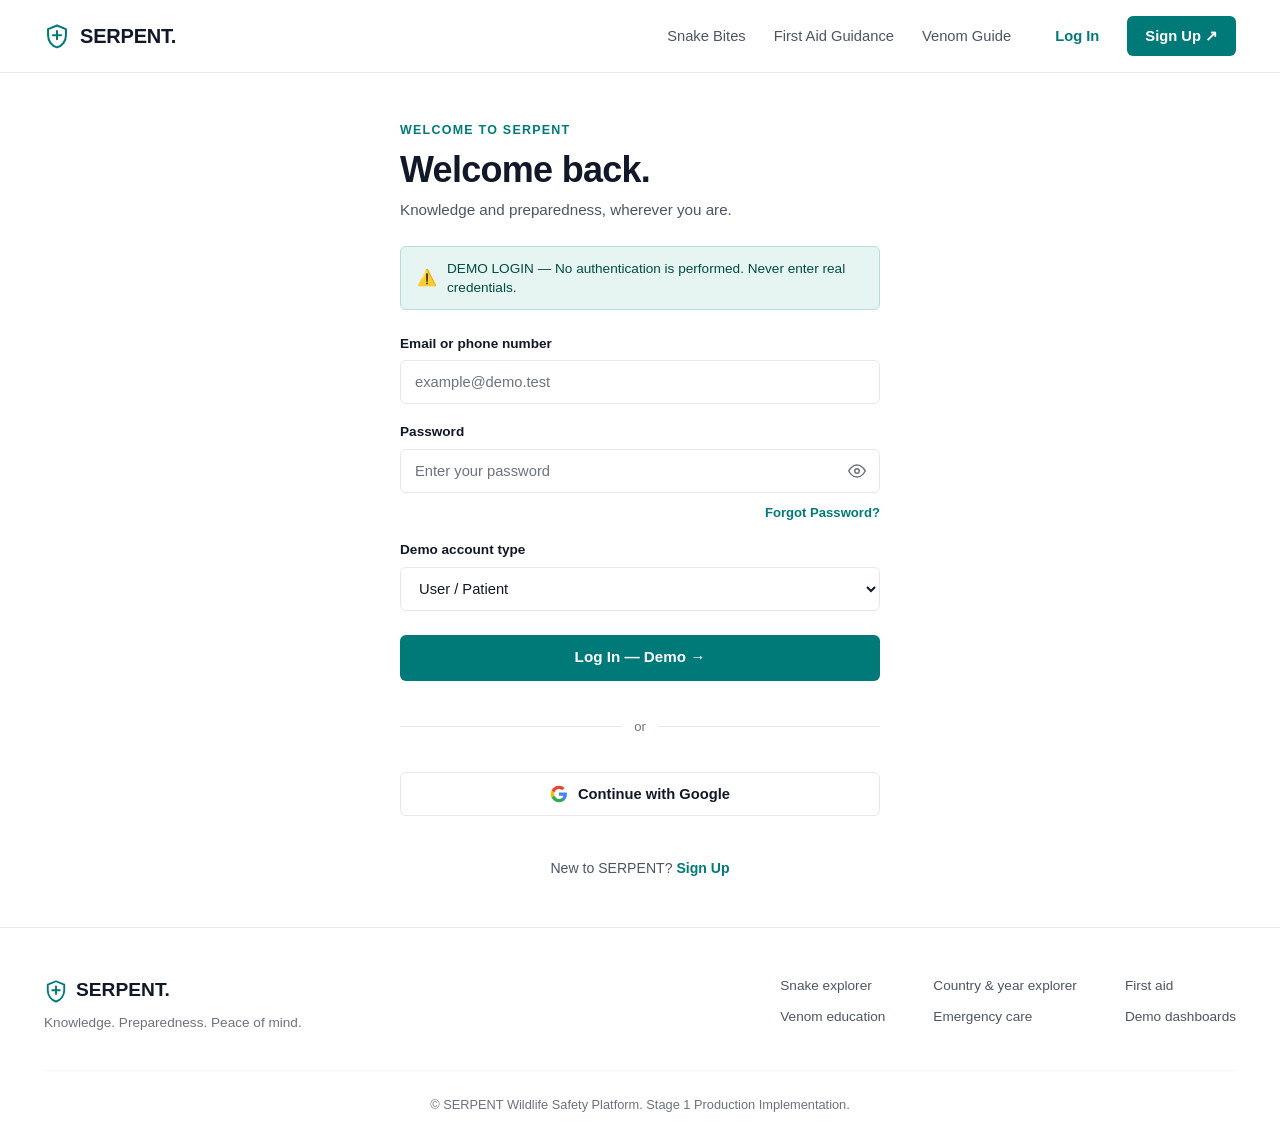
<file: target/classes/static/login.html>
<!DOCTYPE html>
<html lang="en">
<head>
  <meta charset="UTF-8">
  <meta name="viewport" content="width=device-width, initial-scale=1.0">
  <title>Welcome back. — SERPENT.</title>
  <meta name="description" content="Sign in to your SERPENT account for snakebite preparedness and safety education.">

  <!-- SERPENT Stylesheets -->
  <link rel="stylesheet" href="css/styles.css">
  <link rel="stylesheet" href="css/auth.css">
  <link rel="stylesheet" href="css/responsive.css">
</head>
<body>

  <!-- Top Header Navigation (Matches Image 5 & 3) -->
  <header class="site-header">
    <div class="container header-container">
      <a href="index.html" class="brand-link" aria-label="SERPENT Home">
        <img src="assets/images/logo.svg" alt="SERPENT Shield Icon" class="brand-icon" width="28" height="28">
        <span class="brand-name">SERPENT.</span>
      </a>

      <nav class="nav-menu" aria-label="Main Navigation">
        <ul class="nav-links">
          <li><a href="index.html#snakes" class="nav-link">Snake Bites</a></li>
          <li><a href="index.html#first-aid" class="nav-link">First Aid Guidance</a></li>
          <li><a href="index.html#snakes" class="nav-link">Venom Guide</a></li>
        </ul>

        <div class="header-actions">
          <a href="login.html" class="btn-login-text" style="color: var(--color-primary); font-weight: 700;">Log In</a>
          <a href="signup.html" class="btn-signup-teal">Sign Up ↗</a>
        </div>
      </nav>
    </div>
  </header>

  <!-- Main Login Card (Matches Image 1) -->
  <main class="auth-wrapper">
    <div class="auth-box-login">
      
      <!-- Header Meta (Matches Image 1) -->
      <div class="auth-header-meta">
        <span class="auth-pre-tag">WELCOME TO SERPENT</span>
        <h1 class="auth-main-heading">Welcome back.</h1>
        <p class="auth-sub-desc">Knowledge and preparedness, wherever you are.</p>
      </div>

      <!-- Notice Banner (Matches Image 1) -->
      <div class="serpent-demo-banner" role="status">
        <span class="icon">⚠️</span>
        <span>DEMO LOGIN — No authentication is performed. Never enter real credentials.</span>
      </div>

      <!-- Real Status Alerts for Feedback -->
      <div id="login-alert" class="auth-status-alert" role="alert"></div>

      <!-- Form (Matches Image 1) -->
      <form id="login-form" class="serpent-form" novalidate>
        
        <!-- Email or phone number -->
        <div class="field-group">
          <label for="login-email" class="field-label">Email or phone number</label>
          <input type="text" id="login-email" name="email" class="field-input" placeholder="example@demo.test" required autocomplete="username">
          <span class="field-inline-error" id="login-email-error"></span>
        </div>

        <!-- Password -->
        <div class="field-group">
          <label for="login-password" class="field-label">Password</label>
          <div class="input-password-wrapper">
            <input type="password" id="login-password" name="password" class="field-input" placeholder="Enter your password" required autocomplete="current-password">
            <button type="button" class="eye-toggle-btn" data-target="login-password" aria-label="Toggle password visibility">
              <svg width="18" height="18" viewBox="0 0 24 24" fill="none" stroke="#6B7280" stroke-width="2" stroke-linecap="round" stroke-linejoin="round">
                <path d="M1 12s4-8 11-8 11 8 11 8-4 8-11 8-11-8-11-8z"></path>
                <circle cx="12" cy="12" r="3"></circle>
              </svg>
            </button>
          </div>
          <span class="field-inline-error" id="login-password-error"></span>
        </div>

        <!-- Forgot Password Link (Matches Image 1) -->
        <a href="#forgot" class="forgot-link-right" onclick="alert('Password reset is not configured yet in Stage 1 demo mode.'); return false;">
          Forgot Password?
        </a>

        <!-- Demo account type (Matches Image 1) -->
        <div class="field-group">
          <label for="login-account-type" class="field-label">Demo account type</label>
          <select id="login-account-type" class="field-select">
            <option value="user" selected>User / Patient</option>
            <option value="hospital">Hospital / Clinic</option>
            <option value="catcher">Snake Catcher</option>
            <option value="admin">Admin</option>
          </select>
        </div>

        <!-- Submit Button (Matches Image 1) -->
        <button type="submit" class="btn-serpent-submit" id="login-submit-btn">
          Log In — Demo →
        </button>

        <!-- Or Divider (Matches Image 1) -->
        <div class="auth-or-divider">or</div>

        <!-- Continue with Google (Matches Image 1) -->
        <button type="button" class="btn-google-social" onclick="alert('Google authentication is a demo mockup for Stage 1.');">
          <svg class="google-icon-svg" viewBox="0 0 24 24">
            <path fill="#4285F4" d="M22.56 12.25c0-.78-.07-1.53-.2-2.25H12v4.26h5.92c-.26 1.37-1.04 2.53-2.21 3.31v2.77h3.57c2.08-1.92 3.28-4.74 3.28-8.09z"/>
            <path fill="#34A853" d="M12 23c2.97 0 5.46-.98 7.28-2.66l-3.57-2.77c-.98.66-2.23 1.06-3.71 1.06-2.86 0-5.29-1.93-6.16-4.53H2.18v2.84C3.99 20.53 7.7 23 12 23z"/>
            <path fill="#FBBC05" d="M5.84 14.09c-.22-.66-.35-1.36-.35-2.09s.13-1.43.35-2.09V7.06H2.18C1.43 8.55 1 10.22 1 12s.43 3.45 1.18 4.94l2.85-2.22.81-.63z"/>
            <path fill="#EA4335" d="M12 5.38c1.62 0 3.06.56 4.21 1.64l3.15-3.15C17.45 2.09 14.97 1 12 1 7.7 1 3.99 3.47 2.18 7.06l3.66 2.84c.87-2.6 3.3-4.52 6.16-4.52z"/>
          </svg>
          <span>Continue with Google</span>
        </button>

        <!-- Switch to Sign Up (Matches Image 1) -->
        <p class="auth-bottom-switch">
          New to SERPENT? <a href="signup.html">Sign Up</a>
        </p>
      </form>
    </div>
  </main>

  <!-- Footer (Matches Image 3 & Image 2) -->
  <footer class="serpent-footer">
    <div class="container">
      <div class="footer-top-row">
        <div class="footer-brand-box">
          <div class="footer-brand-row">
            <img src="assets/images/logo.svg" alt="SERPENT Logo" width="24" height="24">
            <span class="footer-brand-name">SERPENT.</span>
          </div>
          <p class="footer-brand-motto">Knowledge. Preparedness. Peace of mind.</p>
        </div>

        <div class="footer-links-grid">
          <div class="footer-nav-col">
            <a href="index.html#snakes">Snake explorer</a>
            <a href="index.html#snakes">Venom education</a>
          </div>
          <div class="footer-nav-col">
            <a href="index.html#snakes">Country &amp; year explorer</a>
            <a href="index.html#first-aid">Emergency care</a>
          </div>
          <div class="footer-nav-col">
            <a href="index.html#first-aid">First aid</a>
            <a href="signup.html">Demo dashboards</a>
          </div>
        </div>
      </div>

      <div class="footer-bottom-copy">
        <p>&copy; SERPENT Wildlife Safety Platform. Stage 1 Production Implementation.</p>
      </div>
    </div>
  </footer>

  <!-- Scripts -->
  <script src="js/api.js"></script>
  <script src="js/validation.js"></script>
  <script src="js/auth.js"></script>
</body>
</html>
</file>
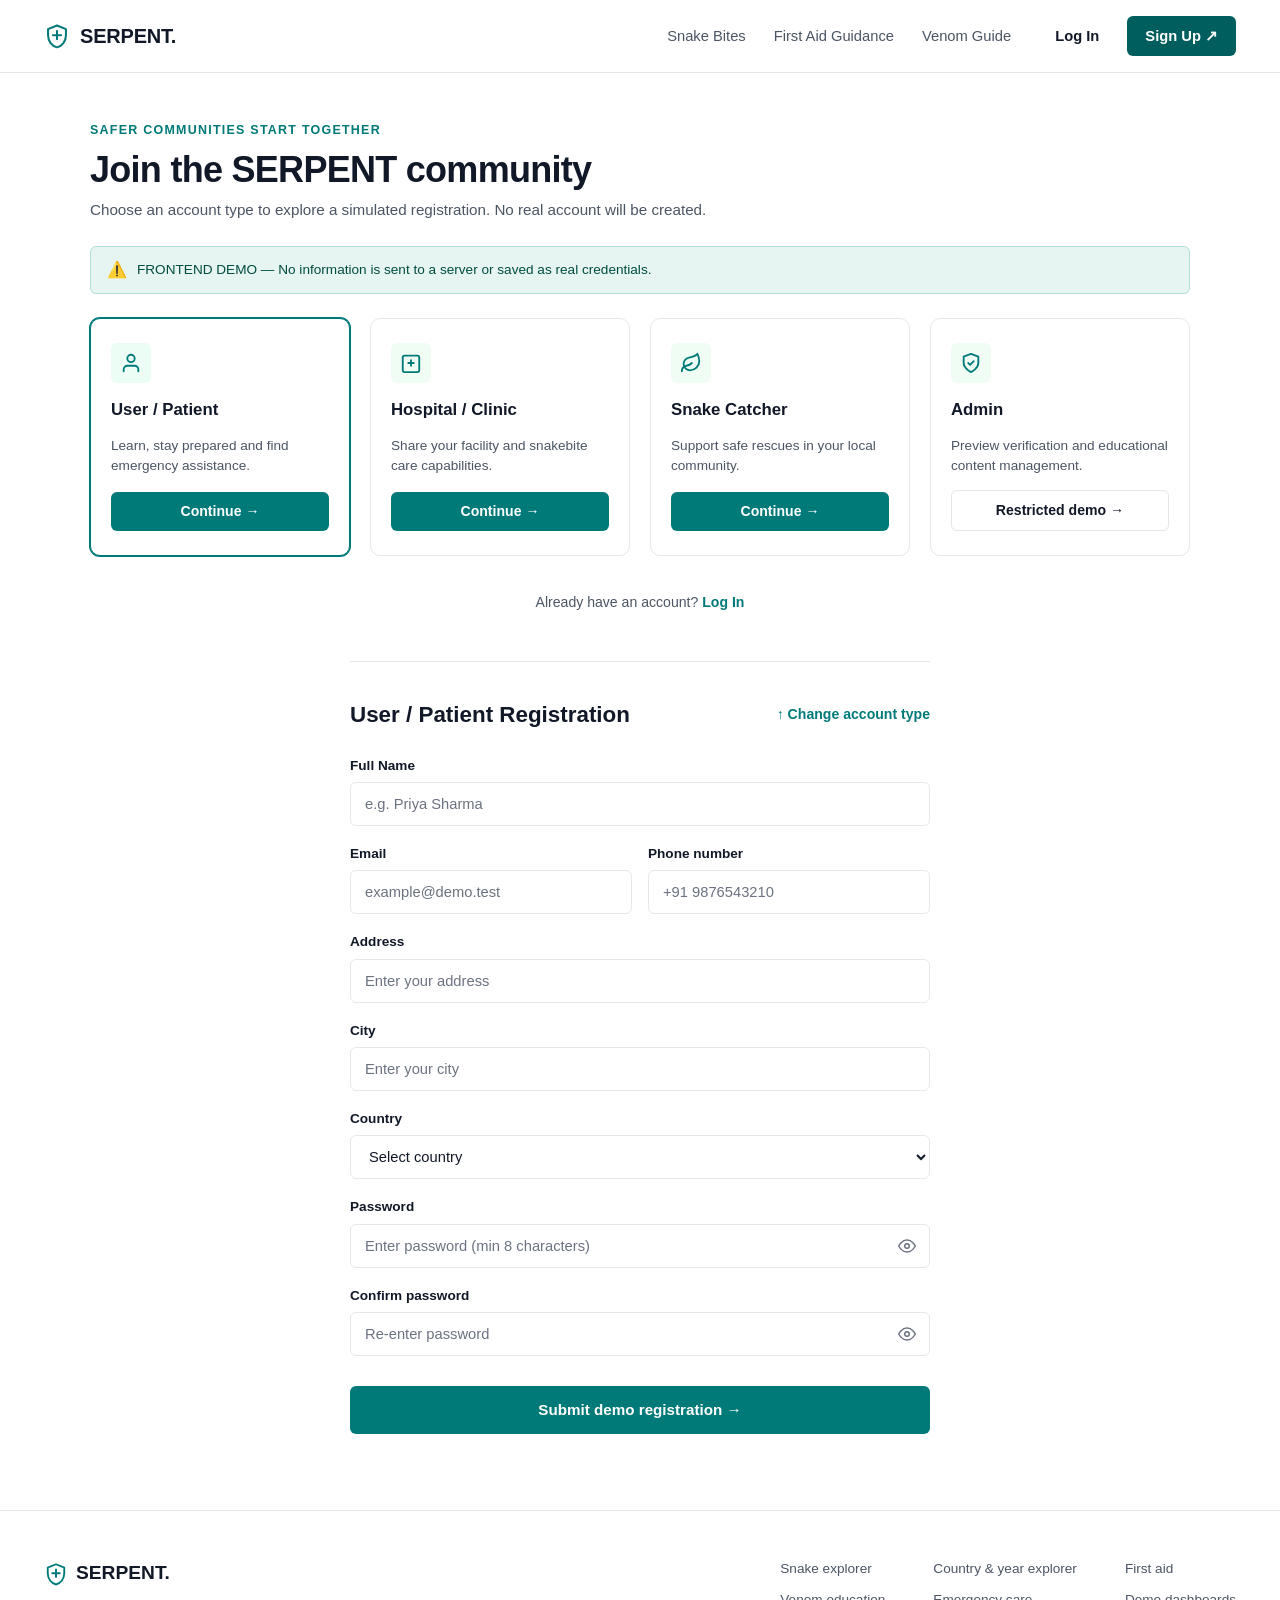
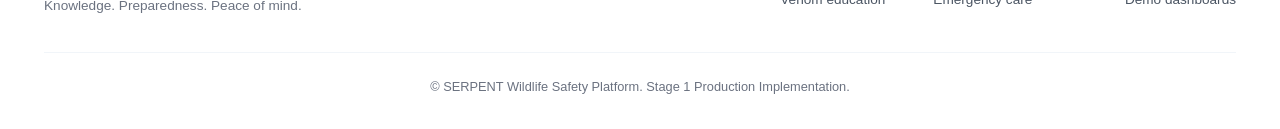
<file: target/classes/static/signup.html>
<!DOCTYPE html>
<html lang="en">

<head>
  <meta charset="UTF-8">
  <meta name="viewport" content="width=device-width, initial-scale=1.0">
  <title>Join the SERPENT community — SERPENT.</title>
  <meta name="description"
    content="Choose an account type to join the SERPENT community for wildlife safety and medical preparedness.">

  <!-- SERPENT Stylesheets -->
  <link rel="stylesheet" href="css/styles.css">
  <link rel="stylesheet" href="css/auth.css">
  <link rel="stylesheet" href="css/responsive.css">
</head>

<body>

  <!-- Top Header Navigation (Matches Image 5 & 3) -->
  <header class="site-header">
    <div class="container header-container">
      <a href="index.html" class="brand-link" aria-label="SERPENT Home">
        <img src="assets/images/logo.svg" alt="SERPENT Shield Icon" class="brand-icon" width="28" height="28">
        <span class="brand-name">SERPENT.</span>
      </a>

      <nav class="nav-menu" aria-label="Main Navigation">
        <ul class="nav-links">
          <li><a href="index.html#snakes" class="nav-link">Snake Bites</a></li>
          <li><a href="index.html#first-aid" class="nav-link">First Aid Guidance</a></li>
          <li><a href="index.html#snakes" class="nav-link">Venom Guide</a></li>
        </ul>

        <div class="header-actions">
          <a href="login.html" class="btn-login-text">Log In</a>
          <a href="signup.html" class="btn-signup-teal" style="background-color: var(--color-primary-dark);">Sign Up
            ↗</a>
        </div>
      </nav>
    </div>
  </header>

  <!-- Main Sign-up Container (Matches Image 3 & Image 2) -->
  <main class="auth-wrapper" style="align-items: flex-start;">
    <div class="auth-box-signup">

      <!-- Top Section (Matches Image 3) -->
      <div class="auth-header-meta">
        <span class="auth-pre-tag">SAFER COMMUNITIES START TOGETHER</span>
        <h1 class="auth-main-heading">Join the SERPENT community</h1>
        <p class="auth-sub-desc">Choose an account type to explore a simulated registration. No real account will be
          created.</p>
      </div>

      <!-- Demo Alert Banner (Matches Image 3) -->
      <div class="serpent-demo-banner" role="status">
        <span class="icon">⚠️</span>
        <span>FRONTEND DEMO — No information is sent to a server or saved as real credentials.</span>
      </div>

      <!-- Step 1: Role Selection Grid (Matches Image 3) -->
      <div id="role-selection-step">
        <div class="role-cards-grid" id="role-selection-grid">
          <!-- 1. User / Patient -->
          <div class="role-card-serpent active-role" id="role-card-user">
            <div class="role-icon-box icon-user">
              <svg width="22" height="22" viewBox="0 0 24 24" fill="none" stroke="#007A78" stroke-width="2"
                stroke-linecap="round" stroke-linejoin="round">
                <path d="M20 21v-2a4 4 0 0 0-4-4H8a4 4 0 0 0-4 4v2"></path>
                <circle cx="12" cy="7" r="4"></circle>
              </svg>
            </div>
            <h3 class="role-card-title">User / Patient</h3>
            <p class="role-card-desc">Learn, stay prepared and find emergency assistance.</p>
            <button type="button" class="btn-role-action" id="btn-select-user-role">
              Continue →
            </button>
          </div>

          <!-- 2. Hospital / Clinic -->
          <div class="role-card-serpent" id="role-card-hospital">
            <div class="role-icon-box icon-hospital">
              <svg width="22" height="22" viewBox="0 0 24 24" fill="none" stroke="#007A78" stroke-width="2"
                stroke-linecap="round" stroke-linejoin="round">
                <rect x="3" y="4" width="18" height="18" rx="2" ry="2"></rect>
                <line x1="12" y1="9" x2="12" y2="15"></line>
                <line x1="9" y1="12" x2="15" y2="12"></line>
              </svg>
            </div>
            <h3 class="role-card-title">Hospital / Clinic</h3>
            <p class="role-card-desc">Share your facility and snakebite care capabilities.</p>
            <button type="button" class="btn-role-action"
              onclick="alert('Hospital / Clinic onboarding will be enabled in Stage 2.');">
              Continue →
            </button>
          </div>

          <!-- 3. Snake Catcher -->
          <div class="role-card-serpent" id="role-card-catcher">
            <div class="role-icon-box icon-catcher">
              <svg width="22" height="22" viewBox="0 0 24 24" fill="none" stroke="#007A78" stroke-width="2"
                stroke-linecap="round" stroke-linejoin="round">
                <path d="M11 20A7 7 0 0 1 9.8 6.1C15.5 5 17 4.48 19 2c1 2 2 4.18 2 8 0 5.5-4.78 10-10 10Z"></path>
                <path d="M2 21c0-3 1.85-5.36 5.08-6C9.5 14.52 12 13 13 12"></path>
              </svg>
            </div>
            <h3 class="role-card-title">Snake Catcher</h3>
            <p class="role-card-desc">Support safe rescues in your local community.</p>
            <button type="button" class="btn-role-action"
              onclick="alert('Snake Catcher network onboarding will be enabled in Stage 2.');">
              Continue →
            </button>
          </div>

          <!-- 4. Admin -->
          <div class="role-card-serpent" id="role-card-admin">
            <div class="role-icon-box icon-admin">
              <svg width="22" height="22" viewBox="0 0 24 24" fill="none" stroke="#007A78" stroke-width="2"
                stroke-linecap="round" stroke-linejoin="round">
                <path d="M12 22s8-4 8-10V5l-8-3-8 3v7c0 6 8 10 8 10z"></path>
                <path d="m9 12 2 2 4-4"></path>
              </svg>
            </div>
            <h3 class="role-card-title">Admin</h3>
            <p class="role-card-desc">Preview verification and educational content management.</p>
            <button type="button" class="btn-role-action btn-role-restricted"
              onclick="alert('Admin registration is restricted in public demo mode.');">
              Restricted demo →
            </button>
          </div>
        </div>

        <!-- Bottom link directly below cards (Matches Image 3) -->
        <div class="auth-bottom-switch" style="margin-top: 32px; margin-bottom: 24px;">
          Already have an account? <a href="login.html">Log In</a>
        </div>
      </div>

      <!-- Registration Form Card (Matches Image 2) -->
      <div class="registration-form-card" id="user-registration-section"
        style="margin-top: 48px; padding-top: 36px; border-top: 1px solid var(--color-border);">
        <div style="margin-bottom: 24px; display: flex; justify-content: space-between; align-items: center;">
          <h2 style="font-size: 1.4rem; font-weight: 800; color: var(--color-text-main);">User / Patient Registration
          </h2>
          <a href="#role-selection-grid" style="color: var(--color-primary); font-size: 0.88rem; font-weight: 600;">
            ↑ Change account type
          </a>
        </div>

        <!-- Status Feedback Alerts -->
        <div id="signup-alert" class="auth-status-alert" role="alert"></div>

        <form id="signup-form" class="serpent-form" novalidate>

          <!-- Full Name -->
          <div class="field-group">
            <label for="fullName" class="field-label">Full Name</label>
            <input type="text" id="fullName" name="fullName" class="field-input" placeholder="e.g. Priya Sharma"
              required autocomplete="name">
            <span class="field-inline-error" id="fullName-error"></span>
          </div>

          <!-- Email & Phone (2 cols) -->
          <div class="form-grid-2col">
            <div class="field-group">
              <label for="email" class="field-label">Email</label>
              <input type="email" id="email" name="email" class="field-input" placeholder="example@demo.test" required
                autocomplete="email">
              <span class="field-inline-error" id="email-error"></span>
            </div>

            <div class="field-group">
              <label for="phone" class="field-label">Phone number</label>
              <input type="tel" id="phone" name="phone" class="field-input" placeholder="+91 9876543210" required
                autocomplete="tel">
              <span class="field-inline-error" id="phone-error"></span>
            </div>
          </div>

          <!-- Address (Matches Image 2) -->
          <div class="field-group">
            <label for="address" class="field-label">Address</label>
            <input type="text" id="address" name="address" class="field-input" placeholder="Enter your address"
              autocomplete="street-address">
            <span class="field-inline-error" id="address-error"></span>
          </div>

          <!-- City (Matches Image 2) -->
          <div class="field-group">
            <label for="city" class="field-label">City</label>
            <input type="text" id="city" name="city" class="field-input" placeholder="Enter your city"
              autocomplete="address-level2">
            <span class="field-inline-error" id="city-error"></span>
          </div>

          <!-- Country (Matches Image 2) -->
          <div class="field-group">
            <label for="country" class="field-label">Country</label>
            <select id="country" name="country" class="field-select" required>
              <option value="" disabled selected>Select country</option>
              <option value="India">India</option>
              <option value="Australia">Australia</option>
              <option value="United States">United States</option>
              <option value="Brazil">Brazil</option>
              <option value="Sri Lanka">Sri Lanka</option>
              <option value="Nepal">Nepal</option>
              <option value="Bangladesh">Bangladesh</option>
              <option value="Other">Other</option>
            </select>
            <span class="field-inline-error" id="country-error"></span>
          </div>

          <!-- Password (Matches Image 2) -->
          <div class="field-group">
            <label for="password" class="field-label">Password</label>
            <div class="input-password-wrapper">
              <input type="password" id="password" name="password" class="field-input"
                placeholder="Enter password (min 8 characters)" required autocomplete="new-password">
              <button type="button" class="eye-toggle-btn" data-target="password"
                aria-label="Toggle password visibility">
                <svg width="18" height="18" viewBox="0 0 24 24" fill="none" stroke="#6B7280" stroke-width="2"
                  stroke-linecap="round" stroke-linejoin="round">
                  <path d="M1 12s4-8 11-8 11 8 11 8-4 8-11 8-11-8-11-8z"></path>
                  <circle cx="12" cy="12" r="3"></circle>
                </svg>
              </button>
            </div>
            <span class="field-inline-error" id="password-error"></span>
          </div>

          <!-- Confirm Password (Matches Image 2) -->
          <div class="field-group">
            <label for="confirmPassword" class="field-label">Confirm password</label>
            <div class="input-password-wrapper">
              <input type="password" id="confirmPassword" name="confirmPassword" class="field-input"
                placeholder="Re-enter password" required autocomplete="new-password">
              <button type="button" class="eye-toggle-btn" data-target="confirmPassword"
                aria-label="Toggle password visibility">
                <svg width="18" height="18" viewBox="0 0 24 24" fill="none" stroke="#6B7280" stroke-width="2"
                  stroke-linecap="round" stroke-linejoin="round">
                  <path d="M1 12s4-8 11-8 11 8 11 8-4 8-11 8-11-8-11-8z"></path>
                  <circle cx="12" cy="12" r="3"></circle>
                </svg>
              </button>
            </div>
            <span class="field-inline-error" id="confirmPassword-error"></span>
          </div>

          <!-- Submit Button (Matches Image 2) -->
          <button type="submit" class="btn-serpent-submit" id="signup-submit-btn"
            style="height: 48px; margin-top: 12px; margin-bottom: 28px;">
            Submit demo registration →
          </button>
        </form>
      </div>

    </div>
  </main>

  <!-- Footer (Matches Image 3 & Image 2) -->
  <footer class="serpent-footer">
    <div class="container">
      <div class="footer-top-row">
        <div class="footer-brand-box">
          <div class="footer-brand-row">
            <img src="assets/images/logo.svg" alt="SERPENT Logo" width="24" height="24">
            <span class="footer-brand-name">SERPENT.</span>
          </div>
          <p class="footer-brand-motto">Knowledge. Preparedness. Peace of mind.</p>
        </div>

        <div class="footer-links-grid">
          <div class="footer-nav-col">
            <a href="index.html#snakes">Snake explorer</a>
            <a href="index.html#snakes">Venom education</a>
          </div>
          <div class="footer-nav-col">
            <a href="index.html#snakes">Country &amp; year explorer</a>
            <a href="index.html#first-aid">Emergency care</a>
          </div>
          <div class="footer-nav-col">
            <a href="index.html#first-aid">First aid</a>
            <a href="signup.html">Demo dashboards</a>
          </div>
        </div>
      </div>

      <div class="footer-bottom-copy">
        <p>&copy; SERPENT Wildlife Safety Platform. Stage 1 Production Implementation.</p>
      </div>
    </div>
  </footer>

  <!-- Scripts -->
  <script src="js/api.js"></script>
  <script src="js/validation.js"></script>
  <script src="js/auth.js"></script>
</body>

</html>
</file>
<file: target/classes/static/css/styles.css>
/* ==========================================================
   SERPENT. — Wildlife Safety, Species Explorer & Medical First Aid
   Modern Theme matching SERPENT UI Specification
   ========================================================== */

:root {
  /* Brand Colors from SERPENT Design */
  --color-primary: #007A78;
  --color-primary-dark: #005F5E;
  --color-primary-light: #E6F4F2;
  --color-emergency: #D32F2F;
  --color-emergency-dark: #B71C1C;
  --color-emergency-light: #FFEBEE;
  --color-success: #15803D;
  --color-success-light: #DCFCE7;
  --color-warning-dot: #E65100;
  --color-warning-light: #E6F4F2;
  --color-warning-border: #B2DFDB;
  --color-warning-text: #004D40;

  /* Neutrals */
  --color-white: #FFFFFF;
  --color-bg-page: #FFFFFF;
  --color-bg-subtle: #F9FAFB;
  --color-text-main: #111827;
  --color-text-secondary: #4B5563;
  --color-text-muted: #6B7280;
  --color-border: #E5E7EB;
  --color-border-dark: #D1D5DB;

  /* Typography */
  --font-sans: 'Inter', -apple-system, BlinkMacSystemFont, 'Segoe UI', Roboto, Helvetica, Arial, sans-serif;

  /* Radius & Shadows */
  --radius-xs: 4px;
  --radius-sm: 6px;
  --radius-md: 10px;
  --radius-lg: 14px;
  --radius-full: 9999px;
  --shadow-sm: 0 1px 2px rgba(0, 0, 0, 0.05);
  --shadow-md: 0 4px 6px -1px rgba(0, 0, 0, 0.08), 0 2px 4px -1px rgba(0, 0, 0, 0.04);
  --shadow-lg: 0 10px 15px -3px rgba(0, 0, 0, 0.08), 0 4px 6px -2px rgba(0, 0, 0, 0.04);
  --shadow-float: 0 20px 25px -5px rgba(0, 0, 0, 0.12), 0 10px 10px -5px rgba(0, 0, 0, 0.04);

  --max-width: 1240px;
  --transition: 0.2s ease;
}

/* Reset & Base */
*,
*::before,
*::after {
  box-sizing: border-box;
  margin: 0;
  padding: 0;
}

html {
  scroll-behavior: smooth;
  font-size: 16px;
}

body {
  font-family: var(--font-sans);
  background-color: var(--color-bg-page);
  color: var(--color-text-main);
  line-height: 1.5;
  -webkit-font-smoothing: antialiased;
}

img {
  display: block;
  max-width: 100%;
}

a {
  color: inherit;
  text-decoration: none;
}

button,
input,
select {
  font: inherit;
}

.container {
  width: 100%;
  max-width: var(--max-width);
  margin: 0 auto;
  padding: 0 24px;
}

/* ==========================================================
   Header & Navbar (Matches Image 5 & Image 3)
   ========================================================== */
.site-header {
  position: sticky;
  top: 0;
  z-index: 1000;
  background-color: var(--color-white);
  border-bottom: 1px solid var(--color-border);
}

.header-container {
  display: flex;
  align-items: center;
  justify-content: space-between;
  height: 72px;
}

.brand-link {
  display: flex;
  align-items: center;
  gap: 10px;
}

.brand-icon {
  width: 26px;
  height: 26px;
}

.brand-name {
  font-size: 1.25rem;
  font-weight: 800;
  color: var(--color-text-main);
  letter-spacing: -0.01em;
}

.nav-menu {
  display: flex;
  align-items: center;
  gap: 32px;
}

.nav-links {
  display: flex;
  list-style: none;
  gap: 28px;
}

.nav-link {
  font-size: 0.92rem;
  font-weight: 500;
  color: var(--color-text-secondary);
  transition: color var(--transition);
}

.nav-link:hover {
  color: var(--color-primary);
}

.header-actions {
  display: flex;
  align-items: center;
  gap: 16px;
}

.btn-login-text {
  font-size: 0.92rem;
  font-weight: 600;
  color: var(--color-text-main);
  padding: 8px 12px;
  border-radius: var(--radius-sm);
  transition: color var(--transition);
}

.btn-login-text:hover {
  color: var(--color-primary);
}

.btn-signup-teal {
  display: inline-flex;
  align-items: center;
  gap: 6px;
  background-color: var(--color-primary);
  color: var(--color-white);
  font-size: 0.92rem;
  font-weight: 600;
  padding: 9px 18px;
  border-radius: var(--radius-sm);
  transition: background-color var(--transition);
}

.btn-signup-teal:hover {
  background-color: var(--color-primary-dark);
}

.btn-user-badge {
  display: flex;
  align-items: center;
  gap: 8px;
  background-color: var(--color-primary-light);
  color: var(--color-primary-dark);
  font-size: 0.88rem;
  font-weight: 600;
  padding: 6px 14px;
  border-radius: var(--radius-full);
}

.btn-user-logout {
  background: none;
  border: 1px solid var(--color-border);
  padding: 6px 12px;
  border-radius: var(--radius-sm);
  font-size: 0.85rem;
  font-weight: 600;
  color: var(--color-text-secondary);
  cursor: pointer;
  transition: all var(--transition);
}

.btn-user-logout:hover {
  color: var(--color-emergency);
  border-color: var(--color-emergency);
}

.mobile-menu-btn {
  display: none;
  background: none;
  border: none;
  font-size: 1.5rem;
  color: var(--color-text-main);
  cursor: pointer;
}

/* ==========================================================
   Hero Section (Matches Image 5)
   ========================================================= */
.hero-wrapper {
  position: relative;
  min-height: 560px;
  background-image: url('../assets/images/hero-cobra.jpg');
  background-size: cover;
  background-position: right 15%;
  background-repeat: no-repeat;
  display: flex;
  align-items: center;
  color: var(--color-white);
  overflow: hidden;
}

.hero-overlay {
  position: absolute;
  inset: 0;
  background: linear-gradient(90deg,
      rgba(5, 18, 14, 0.92) 0%,
      rgba(5, 18, 14, 0.82) 42%,
      rgba(5, 18, 14, 0.35) 75%,
      rgba(5, 18, 14, 0.1) 100%);
  z-index: 1;
}

.hero-content {
  position: relative;
  z-index: 2;
  max-width: 680px;
  padding: 64px 0 80px;
  display: flex;
  flex-direction: column;
  gap: 20px;
}

.hero-tag {
  display: inline-flex;
  align-items: center;
  gap: 8px;
  font-size: 0.78rem;
  font-weight: 700;
  text-transform: uppercase;
  letter-spacing: 0.12em;
  color: #8FE3DC;
}

.hero-title {
  font-size: 3.4rem;
  font-weight: 800;
  line-height: 1.12;
  letter-spacing: -0.03em;
  color: var(--color-white);
}

.hero-desc {
  font-size: 1.05rem;
  color: #D1D5DB;
  line-height: 1.6;
  max-width: 540px;
}

/* Floating Search & Filter Capsule (Matches Image 5) */
.hero-search-capsule {
  display: flex;
  align-items: center;
  background-color: var(--color-white);
  border-radius: var(--radius-md);
  padding: 6px 8px 6px 16px;
  gap: 12px;
  box-shadow: var(--shadow-float);
  margin-top: 10px;
  max-width: 620px;
}

.search-input-group {
  display: flex;
  align-items: center;
  gap: 8px;
  flex-grow: 1;
}

.search-icon {
  color: var(--color-text-muted);
  font-size: 1rem;
}

.hero-search-input {
  width: 100%;
  border: none;
  outline: none;
  color: var(--color-text-main);
  font-size: 0.95rem;
  background: transparent;
}

.hero-search-input::placeholder {
  color: var(--color-text-muted);
}

.capsule-divider {
  width: 1px;
  height: 28px;
  background-color: var(--color-border);
}

.capsule-select {
  border: none;
  outline: none;
  background: transparent;
  color: var(--color-text-main);
  font-size: 0.92rem;
  font-weight: 500;
  cursor: pointer;
  padding: 4px 8px;
}

.btn-capsule-explore {
  background-color: var(--color-primary);
  color: var(--color-white);
  border: none;
  border-radius: var(--radius-sm);
  padding: 10px 18px;
  font-size: 0.92rem;
  font-weight: 600;
  cursor: pointer;
  white-space: nowrap;
  transition: background-color var(--transition);
}

.btn-capsule-explore:hover {
  background-color: var(--color-primary-dark);
}

/* Hero Caption Bottom Right (Matches Image 5) */
.hero-caption-corner {
  position: absolute;
  right: 28px;
  bottom: 20px;
  z-index: 2;
  text-align: right;
  color: rgba(255, 255, 255, 0.9);
  pointer-events: none;
}

.hero-caption-title {
  font-size: 0.9rem;
  font-weight: 700;
}

.hero-caption-sub {
  font-size: 0.78rem;
  font-style: italic;
  color: rgba(255, 255, 255, 0.75);
}

/* ==========================================================
   Emergency Ribbon (Matches Image 5 bottom)
   ========================================================== */
.emergency-ribbon {
  background-color: var(--color-white);
  border-bottom: 1px solid var(--color-border);
  padding: 18px 0;
}

.emergency-ribbon-content {
  display: flex;
  align-items: center;
  justify-content: space-between;
  gap: 24px;
}

.ribbon-info {
  display: flex;
  align-items: center;
  gap: 14px;
}

.ribbon-plus-icon {
  width: 32px;
  height: 32px;
  border-radius: var(--radius-sm);
  border: 1.5px solid var(--color-emergency);
  color: var(--color-emergency);
  display: flex;
  align-items: center;
  justify-content: center;
  font-size: 1.25rem;
  font-weight: 700;
  flex-shrink: 0;
}

.ribbon-text-strong {
  font-size: 1rem;
  font-weight: 700;
  color: var(--color-text-main);
  margin-bottom: 2px;
}

.ribbon-text-sub {
  font-size: 0.88rem;
  color: var(--color-text-secondary);
}

.btn-emergency-action {
  background-color: var(--color-emergency);
  color: var(--color-white);
  border: none;
  border-radius: var(--radius-sm);
  padding: 12px 22px;
  font-size: 0.95rem;
  font-weight: 700;
  letter-spacing: 0.02em;
  cursor: pointer;
  white-space: nowrap;
  display: inline-flex;
  align-items: center;
  gap: 8px;
  transition: background-color var(--transition);
}

.btn-emergency-action:hover {
  background-color: var(--color-emergency-dark);
}

/* ==========================================================
   Snake Species Grid Section (Matches Image 4)
   ========================================================== */
.species-section {
  padding: 56px 0 80px;
  background-color: var(--color-white);
}

.species-filter-bar {
  display: flex;
  align-items: center;
  justify-content: space-between;
  margin-bottom: 32px;
  padding-bottom: 16px;
  border-bottom: 1px solid var(--color-border);
}

.species-filter-tabs {
  display: flex;
  gap: 8px;
}

.filter-tab-btn {
  background: none;
  border: 1px solid var(--color-border);
  border-radius: var(--radius-full);
  padding: 6px 14px;
  font-size: 0.85rem;
  font-weight: 600;
  color: var(--color-text-secondary);
  cursor: pointer;
  transition: all var(--transition);
}

.filter-tab-btn:hover {
  background-color: var(--color-bg-subtle);
  color: var(--color-text-main);
}

.filter-tab-btn.active {
  background-color: var(--color-primary);
  border-color: var(--color-primary);
  color: var(--color-white);
}

.species-count-text {
  font-size: 0.88rem;
  color: var(--color-text-muted);
}

/* 4-column Grid exactly as in Image 4 */
.species-grid-4col {
  display: grid;
  grid-template-columns: repeat(4, 1fr);
  gap: 22px;
}

.snake-card-serpent {
  background-color: var(--color-white);
  border: 1px solid var(--color-border);
  border-radius: var(--radius-md);
  overflow: hidden;
  display: flex;
  flex-direction: column;
  transition: transform var(--transition), box-shadow var(--transition), border-color var(--transition);
}

.snake-card-serpent:hover {
  transform: translateY(-4px);
  box-shadow: var(--shadow-md);
  border-color: #CBD5E1;
}

.card-image-box {
  position: relative;
  width: 100%;
  aspect-ratio: 16 / 10;
  overflow: hidden;
  background-color: #E2E8F0;
}

.card-image-box img {
  width: 100%;
  height: 100%;
  object-fit: cover;
  transition: transform 0.3s ease;
}

.snake-card-serpent:hover .card-image-box img {
  transform: scale(1.03);
}

/* Floating classification badge on photo (Matches Image 4) */
.badge-pill-floating {
  position: absolute;
  top: 10px;
  left: 10px;
  background-color: var(--color-white);
  border-radius: var(--radius-full);
  padding: 3px 10px;
  font-size: 0.72rem;
  font-weight: 700;
  display: inline-flex;
  align-items: center;
  gap: 5px;
  box-shadow: var(--shadow-sm);
}

.dot-venomous {
  width: 6px;
  height: 6px;
  border-radius: 50%;
  background-color: #E65100;
}

.dot-non-venomous {
  width: 6px;
  height: 6px;
  border-radius: 50%;
  background-color: #2E7D32;
}

.badge-pill-floating.is-venomous {
  color: #C62828;
}

.badge-pill-floating.is-non-venomous {
  color: #2E7D32;
}

.card-content-serpent {
  padding: 16px 18px 18px;
  display: flex;
  flex-direction: column;
  flex-grow: 1;
}

.card-title-row {
  display: flex;
  align-items: flex-start;
  justify-content: space-between;
  gap: 8px;
  margin-bottom: 2px;
}

.snake-title {
  font-size: 1.05rem;
  font-weight: 700;
  color: var(--color-text-main);
  line-height: 1.3;
}

.card-arrow-icon {
  color: var(--color-primary);
  font-size: 1.05rem;
  font-weight: 700;
}

.snake-latin {
  font-size: 0.82rem;
  font-style: italic;
  color: var(--color-text-muted);
  margin-bottom: 10px;
}

.snake-desc {
  font-size: 0.85rem;
  color: var(--color-text-secondary);
  line-height: 1.45;
  margin-bottom: 16px;
  flex-grow: 1;
}

.card-footer-serpent {
  margin-top: auto;
  padding-top: 6px;
  display: flex;
  align-items: center;
  justify-content: space-between;
  font-size: 0.82rem;
}

.card-location {
  display: inline-flex;
  align-items: center;
  gap: 4px;
  color: var(--color-text-muted);
}

.card-details-btn {
  color: var(--color-primary);
  font-weight: 600;
  background: none;
  border: none;
  cursor: pointer;
  display: inline-flex;
  align-items: center;
  gap: 4px;
  padding: 0;
}

.card-details-btn:hover {
  text-decoration: underline;
}

.card-subcaption {
  font-size: 0.72rem;
  color: #94A3B8;
  margin-top: 8px;
  line-height: 1.3;
}

/* ==========================================================
   First Aid & Guidance Section
   ========================================================== */
.first-aid-section {
  padding: 64px 0 80px;
  background-color: var(--color-bg-subtle);
  border-top: 1px solid var(--color-border);
}

.section-head {
  text-align: center;
  max-width: 680px;
  margin: 0 auto 40px;
}

.section-tag {
  font-size: 0.78rem;
  font-weight: 700;
  text-transform: uppercase;
  letter-spacing: 0.1em;
  color: var(--color-primary);
  margin-bottom: 6px;
  display: block;
}

.section-title {
  font-size: 2rem;
  font-weight: 800;
  color: var(--color-text-main);
  margin-bottom: 10px;
}

.section-desc {
  font-size: 0.95rem;
  color: var(--color-text-secondary);
}

.first-aid-cards-grid {
  display: grid;
  grid-template-columns: 1fr 1fr;
  gap: 28px;
}

.guidance-column-card {
  background-color: var(--color-white);
  border: 1px solid var(--color-border);
  border-radius: var(--radius-md);
  padding: 28px;
}

.guidance-column-card.do-card {
  border-top: 4px solid var(--color-success);
}

.guidance-column-card.dont-card {
  border-top: 4px solid var(--color-emergency);
}

.guidance-col-head {
  display: flex;
  align-items: center;
  gap: 10px;
  margin-bottom: 20px;
}

.guidance-col-title {
  font-size: 1.25rem;
  font-weight: 700;
}

.guidance-checklist {
  list-style: none;
  display: flex;
  flex-direction: column;
  gap: 16px;
}

.guidance-item-row {
  display: flex;
  gap: 12px;
  align-items: flex-start;
}

.check-icon-do {
  color: var(--color-success);
  font-weight: 800;
  font-size: 1.1rem;
}

.check-icon-dont {
  color: var(--color-emergency);
  font-weight: 800;
  font-size: 1.1rem;
}

.check-item-text h5 {
  font-size: 0.95rem;
  font-weight: 700;
  color: var(--color-text-main);
  margin-bottom: 2px;
}

.check-item-text p {
  font-size: 0.88rem;
  color: var(--color-text-secondary);
}

/* ==========================================================
   Footer (Matches Image 3 & Image 2)
   ========================================================== */
.serpent-footer {
  background-color: var(--color-white);
  border-top: 1px solid var(--color-border);
  padding: 48px 0 32px;
}

.footer-top-row {
  display: flex;
  justify-content: space-between;
  align-items: flex-start;
  margin-bottom: 36px;
}

.footer-brand-box {
  display: flex;
  flex-direction: column;
  gap: 8px;
}

.footer-brand-row {
  display: flex;
  align-items: center;
  gap: 8px;
}

.footer-brand-name {
  font-size: 1.2rem;
  font-weight: 800;
  color: var(--color-text-main);
}

.footer-brand-motto {
  font-size: 0.85rem;
  color: var(--color-text-muted);
}

.footer-links-grid {
  display: grid;
  grid-template-columns: repeat(3, auto);
  gap: 48px;
}

.footer-nav-col {
  display: flex;
  flex-direction: column;
  gap: 10px;
}

.footer-nav-col a {
  font-size: 0.85rem;
  color: var(--color-text-secondary);
  transition: color var(--transition);
}

.footer-nav-col a:hover {
  color: var(--color-primary);
}

.footer-bottom-copy {
  padding-top: 24px;
  border-top: 1px solid #F1F5F9;
  font-size: 0.8rem;
  color: var(--color-text-muted);
  text-align: center;
}

/* ==========================================================
   Modals (Emergency & Details)
   ========================================================== */
.modal-backdrop {
  position: fixed;
  inset: 0;
  background-color: rgba(15, 23, 42, 0.65);
  display: flex;
  align-items: center;
  justify-content: center;
  z-index: 2000;
  padding: 20px;
  opacity: 0;
  visibility: hidden;
  transition: all var(--transition);
}

.modal-backdrop.is-active {
  opacity: 1;
  visibility: visible;
}

.modal-sheet {
  background-color: var(--color-white);
  border-radius: var(--radius-lg);
  max-width: 580px;
  width: 100%;
  box-shadow: var(--shadow-float);
  overflow: hidden;
  border: 1px solid var(--color-border);
}

.modal-sheet-header {
  padding: 18px 24px;
  display: flex;
  align-items: center;
  justify-content: space-between;
  border-bottom: 1px solid var(--color-border);
}

.modal-sheet-header.emergency-header {
  background-color: var(--color-emergency);
  color: var(--color-white);
  border-bottom: none;
}

.modal-sheet-body {
  padding: 24px;
  display: flex;
  flex-direction: column;
  gap: 16px;
}

.modal-sheet-footer {
  padding: 16px 24px;
  background-color: var(--color-bg-subtle);
  border-top: 1px solid var(--color-border);
  display: flex;
  justify-content: flex-end;
}

.btn-modal-close {
  background: none;
  border: none;
  font-size: 1.4rem;
  cursor: pointer;
  color: inherit;
}

/* Responsive */
@media (max-width: 1100px) {
  .species-grid-4col {
    grid-template-columns: repeat(2, 1fr);
  }
}

@media (max-width: 768px) {
  .nav-links {
    display: none;
  }

  .header-actions {
    gap: 8px;
  }

  .btn-signup-teal {
    padding: 7px 12px;
    font-size: 0.85rem;
  }

  .btn-login-text {
    padding: 7px 8px;
    font-size: 0.85rem;
  }

  .hero-wrapper {
    background-position: 80% 12%;
    min-height: auto;
  }

  .hero-overlay {
    background: linear-gradient(180deg,
        rgba(5, 18, 14, 0.88) 0%,
        rgba(5, 18, 14, 0.78) 45%,
        rgba(5, 18, 14, 0.94) 100%);
  }

  .hero-content {
    padding: 44px 0 56px;
    gap: 16px;
  }

  .hero-title {
    font-size: 2.1rem;
    line-height: 1.15;
  }

  .species-grid-4col {
    grid-template-columns: 1fr;
  }

  .first-aid-cards-grid {
    grid-template-columns: 1fr;
  }

  .hero-search-capsule {
    flex-direction: column;
    align-items: stretch;
    border-radius: var(--radius-md);
    padding: 12px;
  }

  .capsule-divider {
    display: none;
  }

  .emergency-ribbon-content {
    flex-direction: column;
    align-items: stretch;
  }

  .footer-top-row {
    flex-direction: column;
    gap: 32px;
  }

  .footer-links-grid {
    grid-template-columns: 1fr;
    gap: 20px;
  }
}
</file>
<file: target/classes/static/css/auth.css>
/* ==========================================================
   SERPENT. — Authentication Stylesheet (Matches Images 1, 2, 3)
   ========================================================== */

.auth-wrapper {
  min-height: calc(100vh - 72px - 140px);
  display: flex;
  align-items: center;
  justify-content: center;
  padding: 48px 24px;
  background-color: var(--color-white);
}

.auth-box-login {
  max-width: 480px;
  width: 100%;
  margin: 0 auto;
}

.auth-box-signup {
  max-width: 1100px;
  width: 100%;
  margin: 0 auto;
}

.auth-header-meta {
  margin-bottom: 24px;
}

.auth-pre-tag {
  font-size: 0.78rem;
  font-weight: 700;
  color: var(--color-primary);
  text-transform: uppercase;
  letter-spacing: 0.1em;
  display: block;
  margin-bottom: 8px;
}

.auth-main-heading {
  font-size: 2.25rem;
  font-weight: 800;
  color: var(--color-text-main);
  line-height: 1.2;
  letter-spacing: -0.02em;
  margin-bottom: 8px;
}

.auth-sub-desc {
  font-size: 0.95rem;
  color: var(--color-text-secondary);
}

/* Notice Banner (Matches Images 1, 2, 3) */
.serpent-demo-banner {
  background-color: #E6F4F2;
  border: 1px solid #B2DFDB;
  color: #004D40;
  border-radius: var(--radius-sm);
  padding: 12px 16px;
  font-size: 0.85rem;
  display: flex;
  align-items: center;
  gap: 10px;
  margin-bottom: 24px;
  line-height: 1.4;
}

.serpent-demo-banner svg, 
.serpent-demo-banner span.icon {
  flex-shrink: 0;
  font-size: 1rem;
}

/* Alert Boxes for Success / Real Errors */
.auth-status-alert {
  padding: 12px 16px;
  border-radius: var(--radius-sm);
  font-size: 0.88rem;
  margin-bottom: 20px;
  display: none;
}

.auth-status-alert.active {
  display: block;
}

.auth-status-alert.success {
  background-color: var(--color-success-light);
  border: 1px solid #86EFAC;
  color: #14532D;
}

.auth-status-alert.error {
  background-color: var(--color-emergency-light);
  border: 1px solid #FCA5A5;
  color: #991B1B;
}

/* Forms & Inputs */
.serpent-form {
  display: flex;
  flex-direction: column;
  gap: 18px;
}

.field-group {
  display: flex;
  flex-direction: column;
  gap: 6px;
}

.field-label {
  font-size: 0.85rem;
  font-weight: 600;
  color: var(--color-text-main);
}

.field-input, .field-select {
  width: 100%;
  height: 44px;
  padding: 8px 14px;
  background-color: var(--color-white);
  border: 1px solid var(--color-border);
  border-radius: var(--radius-sm);
  font-size: 0.92rem;
  color: var(--color-text-main);
  transition: border-color var(--transition), box-shadow var(--transition);
}

.field-input::placeholder {
  color: var(--color-text-muted);
}

.field-input:focus, .field-select:focus {
  outline: none;
  border-color: var(--color-primary);
  box-shadow: 0 0 0 3px rgba(0, 122, 120, 0.12);
}

.input-password-wrapper {
  position: relative;
  display: flex;
  align-items: center;
}

.input-password-wrapper input {
  padding-right: 42px;
}

.eye-toggle-btn {
  position: absolute;
  right: 10px;
  background: none;
  border: none;
  color: var(--color-text-muted);
  font-size: 1.05rem;
  cursor: pointer;
  padding: 4px;
  display: flex;
  align-items: center;
  justify-content: center;
}

.eye-toggle-btn:hover {
  color: var(--color-text-main);
}

.field-inline-error {
  font-size: 0.8rem;
  color: var(--color-emergency);
  display: none;
}

.field-inline-error.active {
  display: block;
}

.forgot-link-right {
  align-self: flex-end;
  font-size: 0.82rem;
  font-weight: 600;
  color: var(--color-primary);
  margin-top: -8px;
}

.forgot-link-right:hover {
  text-decoration: underline;
}

/* Buttons */
.btn-serpent-submit {
  width: 100%;
  height: 46px;
  background-color: var(--color-primary);
  color: var(--color-white);
  border: none;
  border-radius: var(--radius-sm);
  font-size: 0.95rem;
  font-weight: 600;
  cursor: pointer;
  display: inline-flex;
  align-items: center;
  justify-content: center;
  gap: 8px;
  transition: background-color var(--transition);
  margin-top: 6px;
}

.btn-serpent-submit:hover {
  background-color: var(--color-primary-dark);
}

.btn-serpent-submit:disabled {
  opacity: 0.7;
  cursor: not-allowed;
}

/* Or Divider & Google Social Login (Matches Image 1) */
.auth-or-divider {
  display: flex;
  align-items: center;
  text-align: center;
  color: var(--color-text-muted);
  font-size: 0.82rem;
  margin: 18px 0;
}

.auth-or-divider::before, .auth-or-divider::after {
  content: '';
  flex: 1;
  border-bottom: 1px solid var(--color-border);
}

.auth-or-divider::before {
  margin-right: 12px;
}

.auth-or-divider::after {
  margin-left: 12px;
}

.btn-google-social {
  width: 100%;
  height: 44px;
  background-color: var(--color-white);
  border: 1px solid var(--color-border);
  border-radius: var(--radius-sm);
  font-size: 0.92rem;
  font-weight: 600;
  color: var(--color-text-main);
  cursor: pointer;
  display: flex;
  align-items: center;
  justify-content: center;
  gap: 10px;
  transition: background-color var(--transition), border-color var(--transition);
}

.btn-google-social:hover {
  background-color: var(--color-bg-subtle);
  border-color: var(--color-border-dark);
}

.google-icon-svg {
  width: 18px;
  height: 18px;
}

.auth-bottom-switch {
  text-align: center;
  margin-top: 24px;
  font-size: 0.88rem;
  color: var(--color-text-secondary);
}

.auth-bottom-switch a {
  color: var(--color-primary);
  font-weight: 600;
}

.auth-bottom-switch a:hover {
  text-decoration: underline;
}

/* ==========================================================
   Account Type Role Cards (Matches Image 3)
   ========================================================== */
.role-cards-grid {
  display: grid;
  grid-template-columns: repeat(4, 1fr);
  gap: 20px;
  margin-bottom: 36px;
}

.role-card-serpent {
  background-color: var(--color-white);
  border: 1px solid var(--color-border);
  border-radius: var(--radius-md);
  padding: 24px 20px;
  display: flex;
  flex-direction: column;
  gap: 14px;
  transition: all var(--transition);
}

.role-card-serpent:hover {
  border-color: var(--color-primary);
  box-shadow: var(--shadow-sm);
}

.role-card-serpent.active-role {
  border-color: var(--color-primary);
  box-shadow: 0 0 0 1px var(--color-primary);
}

.role-icon-box {
  width: 40px;
  height: 40px;
  border-radius: var(--radius-sm);
  background-color: #F0FDF4;
  color: var(--color-primary);
  display: flex;
  align-items: center;
  justify-content: center;
  font-size: 1.25rem;
}

.role-icon-box.icon-user {
  background-color: #ECFDF5;
}

.role-icon-box.icon-hospital {
  background-color: #F0FDF4;
}

.role-icon-box.icon-catcher {
  background-color: #F0FDF4;
}

.role-icon-box.icon-admin {
  background-color: #F0FDF4;
}

.role-card-title {
  font-size: 1.05rem;
  font-weight: 700;
  color: var(--color-text-main);
}

.role-card-desc {
  font-size: 0.85rem;
  color: var(--color-text-secondary);
  line-height: 1.45;
  flex-grow: 1;
}

.btn-role-action {
  display: inline-flex;
  align-items: center;
  justify-content: center;
  gap: 6px;
  background-color: var(--color-primary);
  color: var(--color-white);
  border: none;
  border-radius: var(--radius-sm);
  padding: 9px 14px;
  font-size: 0.88rem;
  font-weight: 600;
  cursor: pointer;
  transition: background-color var(--transition);
}

.btn-role-action:hover {
  background-color: var(--color-primary-dark);
}

.btn-role-action.btn-role-restricted {
  background-color: var(--color-white);
  border: 1px solid var(--color-border);
  color: var(--color-text-main);
}

.btn-role-action.btn-role-restricted:hover {
  background-color: var(--color-bg-subtle);
}

/* Registration Form Card (Matches Image 2) */
.registration-form-card {
  max-width: 580px;
  margin: 0 auto;
  background-color: var(--color-white);
}

.form-grid-2col {
  display: grid;
  grid-template-columns: 1fr 1fr;
  gap: 16px;
}

@media (max-width: 992px) {
  .role-cards-grid {
    grid-template-columns: repeat(2, 1fr);
  }
}

@media (max-width: 640px) {
  .role-cards-grid {
    grid-template-columns: 1fr;
  }
  .form-grid-2col {
    grid-template-columns: 1fr;
  }
}
</file>
<file: target/classes/static/css/responsive.css>
/* ==========================================================
   SnakeGuard - Responsive Layout Stylesheet
   Stage 1
   ========================================================== */

/* Tablet & Smaller Desktops (Max 992px) */
@media (max-width: 992px) {
  .hero-grid {
    grid-template-columns: 1fr;
    gap: 40px;
  }

  .hero-title {
    font-size: 2.35rem;
  }

  .first-aid-grid {
    grid-template-columns: 1fr;
    gap: 24px;
  }

  .filter-grid {
    grid-template-columns: 1fr 1fr;
    gap: 14px;
  }

  .footer-grid {
    grid-template-columns: 1fr 1fr;
    gap: 36px;
  }

  .footer-brand {
    grid-column: 1 / -1;
  }
}

/* Mobile Devices (Max 768px) */
@media (max-width: 768px) {
  .header-container {
    height: 68px;
  }

  .menu-toggle {
    display: block;
  }

  .main-nav {
    position: absolute;
    top: 68px;
    left: 0;
    right: 0;
    background-color: var(--color-white);
    border-bottom: 2px solid var(--color-teal);
    box-shadow: var(--shadow-md);
    padding: 24px;
    flex-direction: column;
    align-items: stretch;
    gap: 20px;
    display: none;
  }

  .main-nav.active {
    display: flex;
  }

  .nav-links {
    flex-direction: column;
    gap: 16px;
  }

  .nav-link {
    font-size: 1.05rem;
    padding: 6px 0;
  }

  .header-actions {
    flex-direction: column;
    align-items: stretch;
    gap: 12px;
  }

  .header-actions .btn {
    width: 100%;
    text-align: center;
  }

  .hero-section {
    padding: 40px 0 56px;
  }

  .hero-title {
    font-size: 2rem;
  }

  .hero-subtitle {
    font-size: 1rem;
  }

  .hero-stats {
    grid-template-columns: 1fr;
    gap: 16px;
  }

  .section {
    padding: 56px 0;
  }

  .section-title {
    font-size: 1.75rem;
  }

  .filter-grid {
    grid-template-columns: 1fr;
  }

  .species-grid {
    grid-template-columns: 1fr;
  }

  .form-row-2col {
    grid-template-columns: 1fr;
  }

  .auth-card {
    padding: 28px 20px;
  }

  .footer-grid {
    grid-template-columns: 1fr;
    gap: 32px;
  }
}

@media (max-width: 480px) {
  .brand-title {
    font-size: 1.15rem;
  }

  .brand-tagline {
    display: none;
  }

  .btn {
    padding: 8px 14px;
    font-size: 0.88rem;
  }
}
</file>
